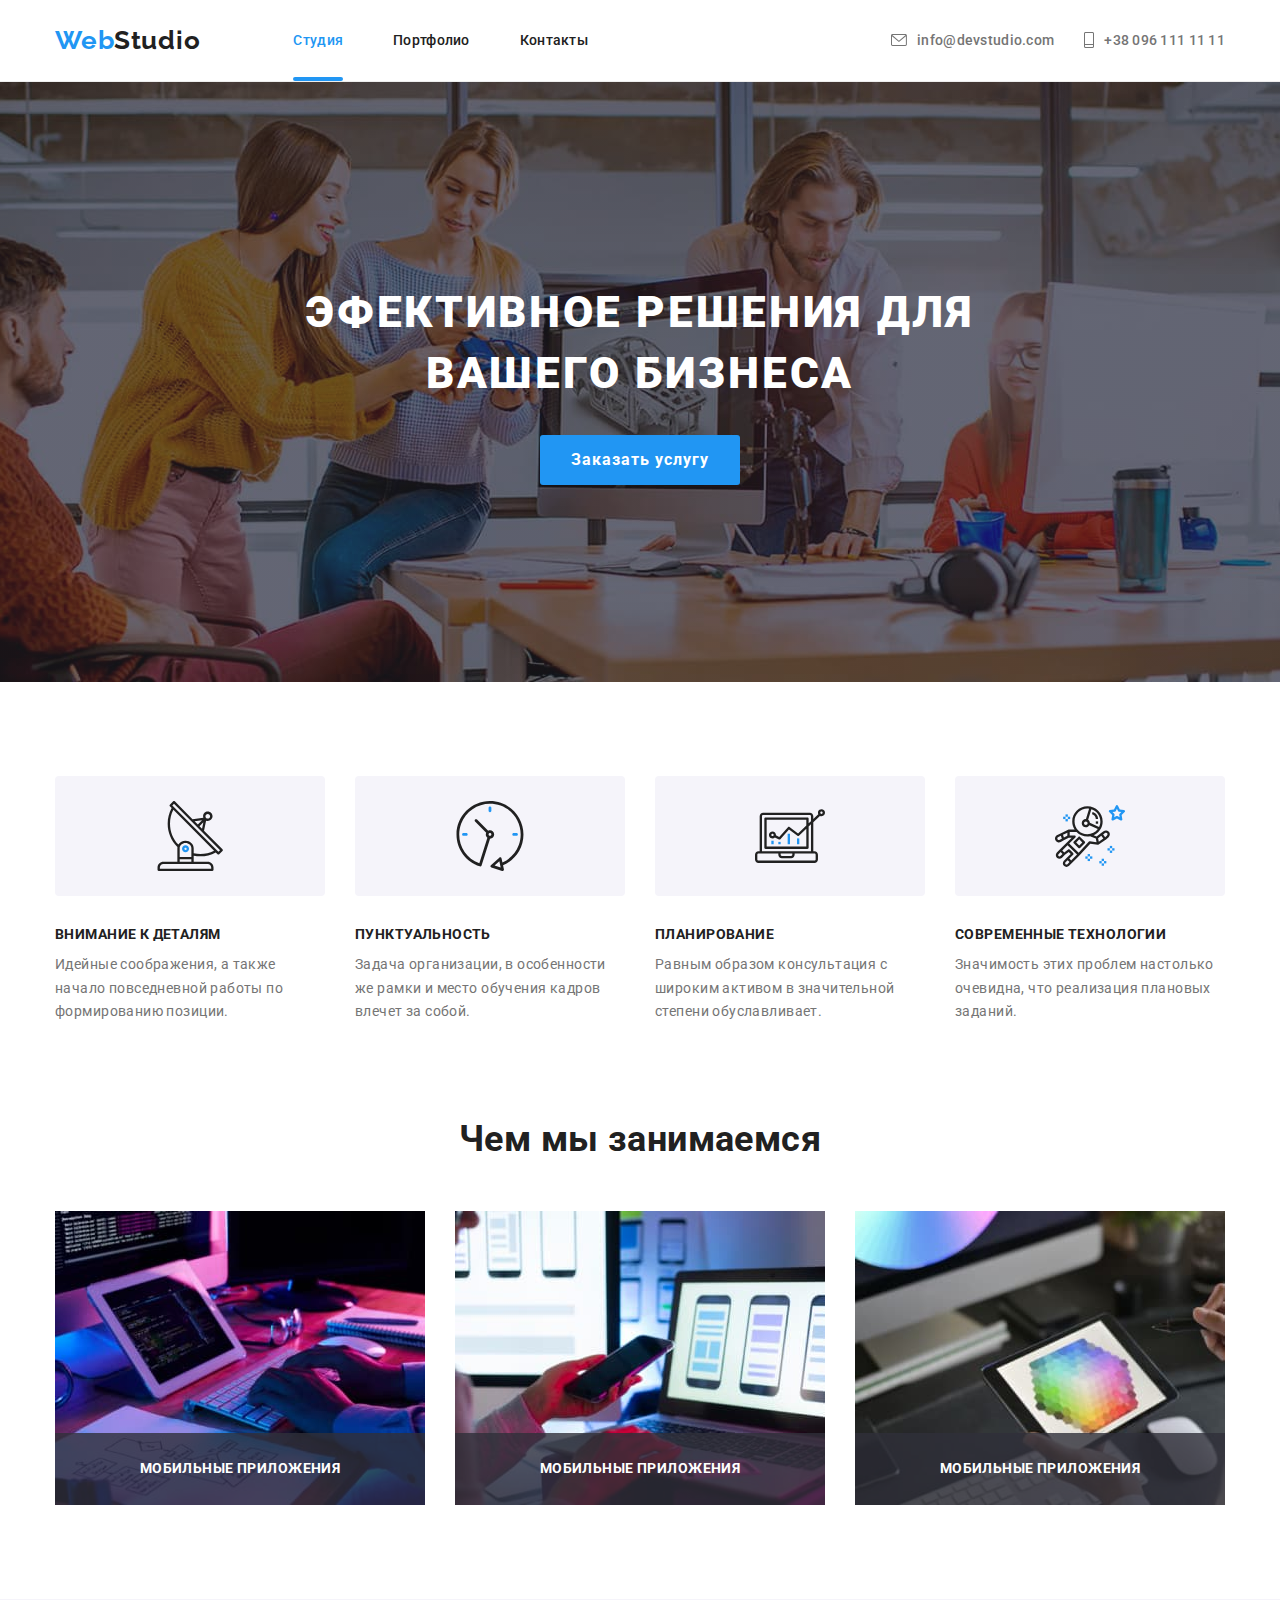
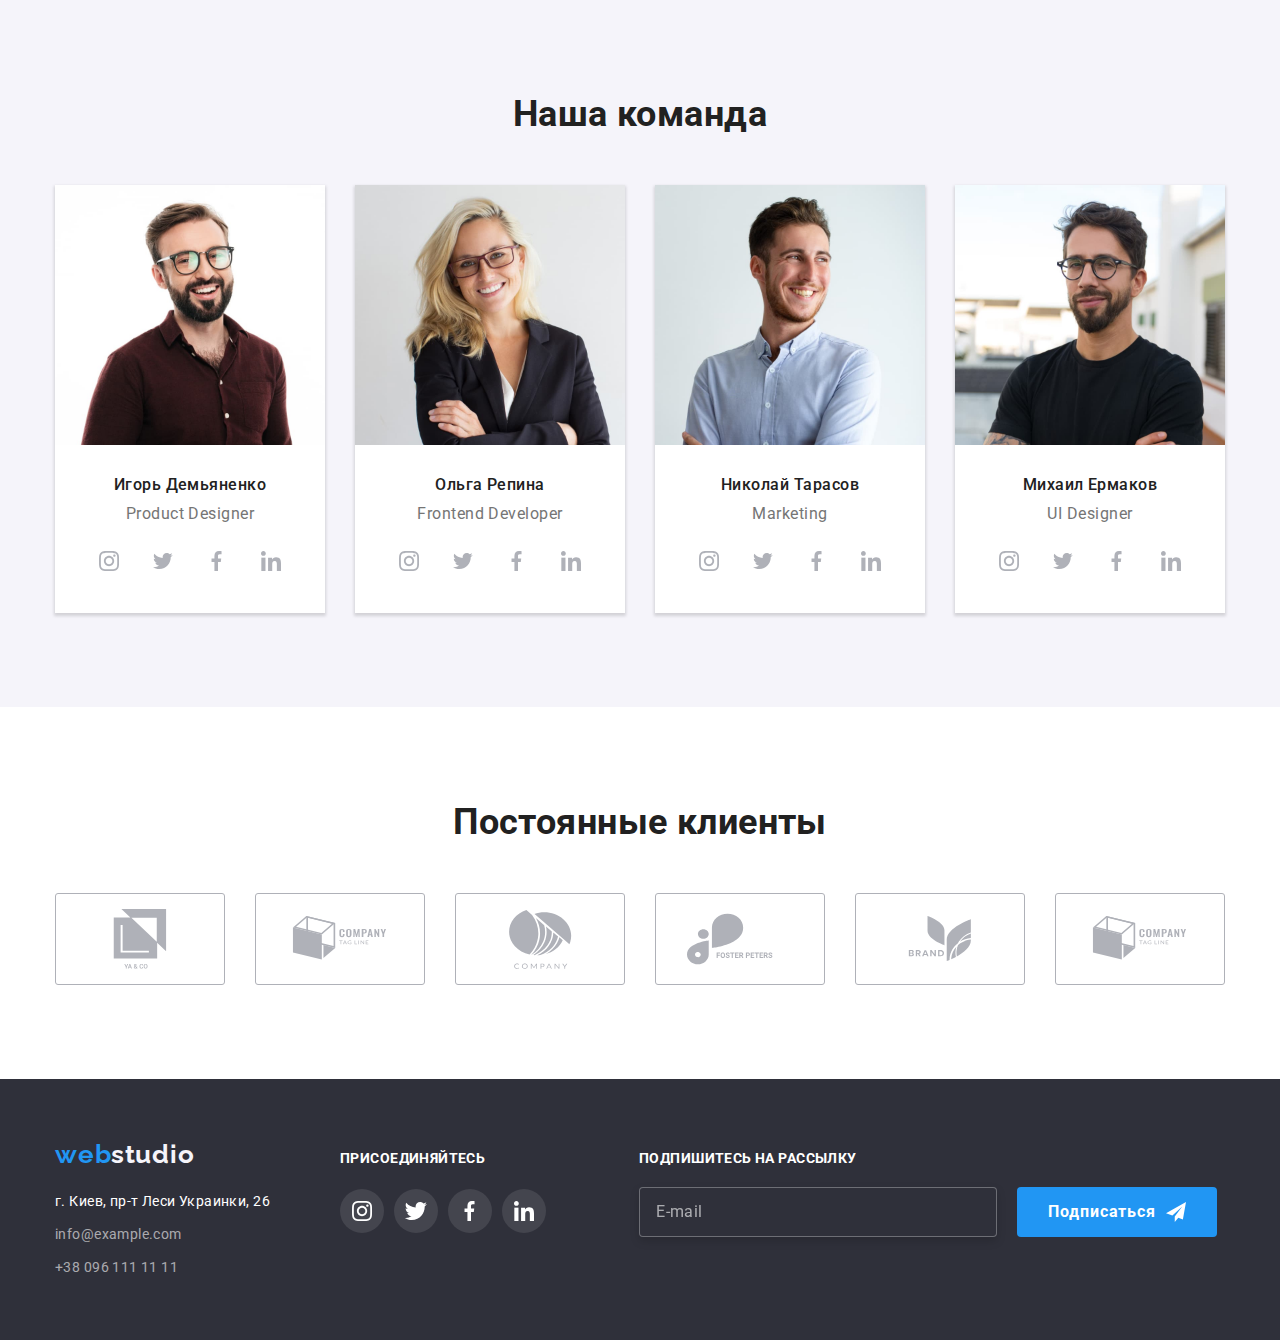
<file: index.html>
<!DOCTYPE html>
<html lang="ru">
<head>
    <meta charset="UTF-8">
    <meta http-equiv="X-UA-Compatible" content="IE=edge">
    <meta name="viewport" content="width=device-width, initial-scale=1.0">
    <title>WebStudio</title>
    <link href="https://fonts.googleapis.com/css2?family=Raleway:wght@700&family=Roboto:wght@400;500;700;900&display=swap"
        rel="stylesheet">
    <link rel="stylesheet" href="https://cdnjs.cloudflare.com/ajax/libs/modern-normalize/1.1.0/modern-normalize.min.css">
    <link rel="stylesheet" href="./css/style.css">
</head>
<body>

    <!-- Шапка сайита-->
<header class="header">
    <div class="container headers">
    
    <nav class="main-nav">

        <a class="logo-link" href="./index.html">
            <span class="logo-accent">Web</span>
            <span class="logo-black">Studio</span>
        </a>
    <ul class="site-nav">
        <li class="item"><a id="studio" class="link strip" href="">Студия</a></li>
        <li class="item"><a class="link" href="./portfolio.html">Портфолио</a></li>
        <li class="item"><a class="link" href="">Контакты</a></li>
    </ul>
    </nav>

    <ul class="contact ">
        <li class="contact-list">
    <a class="contact-link" href="mailto:info@devstudio.com">    
        <svg class="icon-massage"   width="16px" height="12px">
            <use class="icon-contact "  href="./images/icons.svg/contact.svg#massage" height:20px > </use>
        </svg>
        info@devstudio.com
    </a>
    </li>

        <li class="contact-list">
        <a class="contact-link" href="tel:+380961111111">
        <svg class="icon-massage" width="10" height="16px">
            <use class="icon-contact" href="./images/icons.svg/contact.svg#telefon"></use>
        </svg>
        +38 096 111 11 11
        </a>
        </li>
    </ul>

    </div>
</header>

    <main>
<!-- Герой-->
 <section class="hero">
     <div class="container">
        <h1 class="hero-title">
          ЭФЕКТИВНОЕ РЕШЕНИЯ ДЛЯ ВАШЕГО БИЗНЕСА
        </h1>
        <button class="button" type="button" data-modal-open >
            Заказать услугу
        </button>
</div>
 </section>
    <!-- Преимущество компании-->
 <section class="section feature">
<div class="container">
    <h2 class="section-title visually-hidden">Преимущества</h2>
<ul class="feature-list list">
    <li class="flex-feature">
        <div class="container-feature">
            <svg width="70px" height="70px" >
                <use href="./images/icons.svg/advantage.svg#antena"></use>
            </svg>
        </div>
        <h3 class="title">Внимание к деталям</h3>
        <p class="feature-text">Идейные соображения, а также начало повседневной работы по формированию позиции.</p>

    </li>


    <li class="flex-feature">
        <div class="container-feature">
            <svg width="70px" height="70px">
                <use href="./images/icons.svg/advantage.svg#clock"></use>
            </svg>
        </div>
        <h3 class="title">Пунктуальность</h3>
        <p class="feature-text">Задача организации, в особенности же рамки и место обучения кадров влечет за собой.</p>
    </li>


    <li class="flex-feature">
        <div class="container-feature">
            <svg width="70px" height="70px">
                <use href="./images/icons.svg/advantage.svg#televizor"></use>
            </svg>
        </div>
        <h3 class="title">Планирование</h3>
        <p class="feature-text">Равным образом консультация с широким активом в значительной степени обуславливает.</p>
    </li class="feature">

    <li class="flex-feature">
        <div class="container-feature">
            <svg width="70px" height="70px">
                <use href="./images/icons.svg/advantage.svg#astronaut"></use>
            </svg>
        </div>
        <h3 class="title">Современные технологии</h3>
        <p class="feature-text">Значимость этих проблем настолько очевидна, что реализация плановых заданий.</p>
    </li>
</ul>
</div>
 </section>

<!-- Чем занимается компания -->
<article class="product">
 <section class="section work">

    <div class="container">
<h2 class="section-title">Чем мы занимаемся</h2>

<ul class="work-list list">

    <div class="position-container">
    <li class="flex-item">

    <img src="./images/компьютер.jpg" alt="" width="370" >
    <p class="position-list">Мобильные приложения</p>
    </li>

    </div>




        <div class="position-container">
        <li class="flex-item">
            <img src="./images/телефон.jpg" alt="" width="370">
            <p class="position-list">Мобильные приложения</p>
        </li>
        </div>

        <div class="position-container">
            <li class="flex-item">
                <img src="./images/планшет.jpg" alt="" width="370">

                <p class="position-list">Мобильные приложения</p>
            </li>
                    <!-- <li class="position-list">
                        <p>Мобильные приложения</p>
                    </li> -->
        </div>
</ul>

    </div>
</article>
 </section>
<!--Команда компании-->
 <section class="section team">
    <div class="container">
     <h2 class="section-title">Наша команда</h2>

<ul class="team-list list">
    <li class="flex-team">
        <img src="./images/человек1.jpg" alt="парень" width="270">
        <div class="staff">
        <h3 class="team-title">Игорь Демьяненко</h3>
        <p class="text">Product Designer</p>
                <ul class="socials-list">
                    <li class="socials-li">
                        <a class="socials-links" href="./index.html">
                            <svg class="socials-icon" width="20px" height="20px">
                                <use href="./images/icons.svg/networks.svg#instagram"></use>
                            </svg>
                        </a>
                    </li>
                
                    <li class="socials-li">
                        <a class="socials-links" href="./index.html">
                            <svg class="socials-icon" width="20px" height="20px">
                                <use href="./images/icons.svg/networks.svg#twitter"></use>
                            </svg>
                        </a>
                    </li>
                
                    <li class="socials-li">
                        <a class="socials-links" href="./index.html">
                            <svg class="socials-icon" width="20px" height="20px">
                                <use href="./images/icons.svg/networks.svg#facebook"></use>
                            </svg>
                        </a>
                    </li>
                
                    <li class="socials-li">
                        <a class="socials-links" href="./index.html">
                            <svg class="socials-icon" width="20px" height="20px">
                                <use href="./images/icons.svg/networks.svg#linkedin"></use>
                            </svg>
                        </a>
                    </li>
                </ul>
        </div>
    </li>


    <li class="flex-team">
        <img src="./images/девушка.jpg" alt="девушка" width="270">
        <div class="staff">
        <h3 class="team-title">Ольга Репина</h3>
        <p class="text">Frontend Developer</p>
                <ul class="socials-list">
                    <li class="socials-li">
                        <a class="socials-links" href="./index.html">
                            <svg class="socials-icon" width="20px" height="20px">
                                <use href="./images/icons.svg/networks.svg#instagram"></use>
                            </svg>
                        </a>
                    </li>
                
                    <li class="socials-li">
                        <a class="socials-links" href="./index.html">
                            <svg class="socials-icon" width="20px" height="20px">
                                <use href="./images/icons.svg/networks.svg#twitter"></use>
                            </svg>
                        </a>
                    </li>
                
                    <li class="socials-li">
                        <a class="socials-links" href="./index.html">
                            <svg class="socials-icon" width="20px" height="20px">
                                <use href="./images/icons.svg/networks.svg#facebook"></use>
                            </svg>
                        </a>
                    </li>
                
                    <li class="socials-li">
                        <a class="socials-links" href="./index.html">
                            <svg class="socials-icon" width="20px" height="20px">
                                <use href="./images/icons.svg/networks.svg#linkedin"></use>
                            </svg>
                        </a>
                    </li>
                </ul>
        </div>
    </li>



    <li class="flex-team">
        <img src="./images/парень.jpg" alt="парень" width="270">
        <div class="staff">
        <h3 class="team-title">Николай Тарасов</h3>
        <p class="text">Marketing</p>
                <ul class="socials-list">
                    <li class="socials-li">
                        <a class="socials-links" href="./index.html">
                            <svg class="socials-icon" width="20px" height="20px">
                                <use href="./images/icons.svg/networks.svg#instagram"></use>
                            </svg>
                        </a>
                    </li>
                
                    <li class="socials-li">
                        <a class="socials-links" href="./index.html">
                            <svg class="socials-icon" width="20px" height="20px">
                                <use href="./images/icons.svg/networks.svg#twitter"></use>
                            </svg>
                        </a>
                    </li>
                
                    <li class="socials-li">
                        <a class="socials-links" href="./index.html">
                            <svg class="socials-icon" width="20px" height="20px">
                                <use href="./images/icons.svg/networks.svg#facebook"></use>
                            </svg>
                        </a>
                    </li>
                
                    <li class="socials-li">
                        <a class="socials-links" href="./index.html">
                            <svg class="socials-icon" width="20px" height="20px">
                                <use href="./images/icons.svg/networks.svg#linkedin"></use>
                            </svg>
                        </a>
                    </li>
                </ul>
        </div>
    </li>


    <li class="flex-team">
        <img src="./images/пареньвочках.jpg" alt="парень в очках" width="270">
        <div class="staff">
        <h3 class="team-title">Михаил Ермаков</h3>
        <p class="text">UI Designer</p>
        
        <ul class="socials-list">
            <li class="socials-li">
            <a class="socials-links" href="./index.html">
                <svg class="socials-icon" width="20px" height="20px">
                    <use href="./images/icons.svg/networks.svg#instagram"></use>
                </svg>
            </a>
            </li>

            <li class="socials-li">
                <a class="socials-links" href="./index.html">
                <svg class="socials-icon" width="20px" height="20px">
                    <use href="./images/icons.svg/networks.svg#twitter"></use>
                </svg>
                </a>
            </li>

            <li class="socials-li">
                <a class="socials-links" href="./index.html">
                <svg class="socials-icon" width="20px" height="20px">
                    <use href="./images/icons.svg/networks.svg#facebook"></use>
                </svg>
                </a>
            </li>

            <li class="socials-li">
                <a class="socials-links" href="./index.html">
                <svg class="socials-icon" width="20px" height="20px">
                    <use href="./images/icons.svg/networks.svg#linkedin"></use>
                </svg>
                </a>
            </li>
            </ul>
            </div>
    </li>
</ul>
</div>
 </section>



 <section class="client">
    <div class="container">

    <h2 class="section-title">Постоянные клиенты</h2>

    <ul class="clients">
        <li class="item">
            <a class="links" href="./index.html">
                <svg class="button-icon" width="106px" height="60px">
                    <use class="logo-company" href="./images/icons.svg/brands.svg#icon-ya-go"></use>
                </svg>
            </a>
        </li>
        <li class="item" >
            <a class="links" href="./index.html">
                <svg class="button-icon" width="106px" height="60px">
                    <use class="logo-company" href="./images/icons.svg/brands.svg#icon-company-tag-l"></use>
                </svg>
            </a>
            
        </li>
        <li class="item" >
            <a class="links"  href="./index.html">
          <svg class="button-icon" width="106px" height="60px" >
                 <use class="logo-company" href="./images/icons.svg/brands.svg#icon-company"></use>
          </svg>
            </a>
        </li>

        <li  class="item" >
        <a class="links" href="./index.html">
        <svg class="button-icon" width="106px" height="60px" >
            <use class="logo-company" href="./images/icons.svg/brands.svg#icon-foster-peters"></use>
        </svg>
        </a>
        </li>
        <li class="item" >
            <a class="links" href="./index.html">
            <svg class="button-icon" width="106px" height="60px" >
                <use class="logo-company" href="./images/icons.svg/brands.svg#icon-brand"></use>
            </svg>
            </a>
        </li>
        <li class="item">
            <a class="links" href="./index.html">
            <svg class="button-icon" width="106px" height="60px" >
                <use class="logo-company" href="./images/icons.svg/brands.svg#icon-company-tag-l"></use>
            </svg>
            </a>
        </li>
    </ul>
</div>
 </section>

    </main>

 <!-- Футер -->
    <footer class="footer">
    <div class="container container-footer">

        <div>
        <a href="./index.html">
            <span class="logo-accent">web</span>
            <span class="logo-white">studio</span>
        </a>
    <address class="address">
        <ul class="footer-list">
          <li class="item"><a class="adress" target="_blank" rel="noopener noreferrer">г. Киев, пр-т
              Леси Украинки, 26</a> </li>
          <li class="item"><a class="info" href="mailto:info@devstudio.com">info@example.com</a> </li>
          <li class="item"><a class="info" href="tel:+380961111111">+38 096 111 11 11</a> </li>
        </ul>
        </div>

        <div class="footer-socials">
            <h2 class="title-footer">Присоединяйтесь</h2>
        <ul class="socials-list">
            
        <li class="socials-li">
            <a class="link-footer" href="">
        <svg class="icon-footer" wight="20px" height="20px">
            <use href="./images/icons.svg/networks.svg#instagram"> </use>
        </svg>
            </a>
        </li>


        <li class="socials-li">
            <a class="link-footer" href="">
        <svg class="icon-footer" wight="20px" height="20px" >
            <use href="./images/icons.svg/networks.svg#twitter">  </use>
        </svg>
            </a>
        </li>
        
        <li class="socials-li">
            <a class="link-footer" href="">
            <svg class="icon-footer" wight="20px" height="20px" >
                <use href="./images/icons.svg/networks.svg#facebook"> </use>
            </svg>
            </a>
        </li>

        <li class="socials-li">
            <a class="link-footer" href="">
            <svg class="icon-footer" wight="20px" height="20px" >
                <use href="./images/icons.svg/networks.svg#linkedin"></use>
            </svg>
            </a>

        </li>
        </ul>
    </div>


    <div>
        <h2 class="footer-title">Подпишитесь на рассылку</h2>
    <form class="form-footer">

        

        
        <label class="footer-label">
            <input type="text" class="footer-input" name="email" placeholder="E-mail">
        </label>

            
            <button class="button-footer" type="submit">
            <span class="footer-span">Подписаться</span>
            <svg class="footer-icon" width="20px" height="20px">
                <use href="./images/icons.svg/modal-icon.svg#footer-email"></use>
            </svg>

            </button>
            
    </form>
    </div>
</div>
     </footer>
     

     

     
    <div class="backdrop is-hidden" data-modal>

        <div class="modal">
            
            <button class="button-close" data-modal-close>
                <svg class="icon-close" width="11px" height="11px">
                    <use href="./images/icons.svg/symbol-defs.svg#closer-icon"></use>
                </svg>
                
            </button>

            <form class="form-modal" autocomplete="off">
            
            <p class="title-modal" >Оставьте свои данные, мы вам перезвоним</p>

            
            <label class="form-field">
                <input type="text" class="form-input" name="name" placeholder=" " required>
                <span class="form-label">Имя</span>
            <svg class="icon-modal" width="12px" height="12px">
                <use href="./images/icons.svg/modal-icon.svg#modal-profil"></use>
            </svg>
            </label>
            
            
          
            <label class="form-field">
            <input type="tel" class="form-input" name="tel"  placeholder=" " required />
            <span class="form-label">Телефон</span>
            <svg class="icon-modal" width="13px" height="13px">
                <use href="./images/icons.svg/modal-icon.svg#modal-tel"></use>
            </svg>
            </label>
            
                    
            <label class="form-field">
            <input type="email" class="form-input" name="email" placeholder=" " required >
            <span class="form-label">Почта</span>
            <svg class="icon-modal" width="15px" height="12px">
                <use href="./images/icons.svg/modal-icon.svg#modal-massager"></use>
            </svg>
            </label>

            <!-- <div class="form-field">
            
            <input type="text" class="form-input" name="name" id="name" placeholder=" " autofocus>
             <label for="name" class="form-label">Имя</label>
            <svg class="icon-modal" width="12px" height="12px">
                <use href="./images/icons.svg/modal-icon.svg#modal-profil"></use>
            </svg>
            </div>
            
            <div class="form-field">
            
            <input type="tel" class="form-input" name="tel" id="tel" placeholder=" " autocomplete="off"/>
            <label for="tel" class="form-label">Телефон</label>
            <svg class="icon-modal" width="13px" height="13px">
                <use href="./images/icons.svg/modal-icon.svg#modal-tel"></use>
            </svg>
            </div>

            <div class="form-field">
            
            <input type="email" class="form-input" name="email" id="email" placeholder=" " autocomplete="off">
            <label for="email" class="form-label">Почта</label>
            <svg class="icon-modal" width="15px" height="12px">
                <use href="./images/icons.svg/modal-icon.svg#modal-massager"></use>
            </svg>
            </div> -->
            <span class="title-comment">Коментарий</span>
            <!-- <label class="title-comment" for="opic">Коментарий</label> -->
            <div class="form-comment">
            
            <textarea name="opic" id="opic"  rows="10" placeholder="Введите текст" required ></textarea>
            </div>

            <label class="field-checkbox">
                <input class="chekbox" type="checkbox" name="ok" id="ok" required>
                <span class="icon-chekbox"></span>
                <span class="span-modal">Соглашаюсь с рассылкой и принимаю</span>
                <a class="links-checkbox" href="">Условия договора</a>
                <!-- Соглашаюсь с рассылкой и принимаю    -->
            </label>
            
        
            <button class="button-modal" type="submit">Отправить</button>
            
    <div>
        </form>

        </div>


    </div   >
    <script src="./js/modal.js"></script>

</body>
</html>
</file>
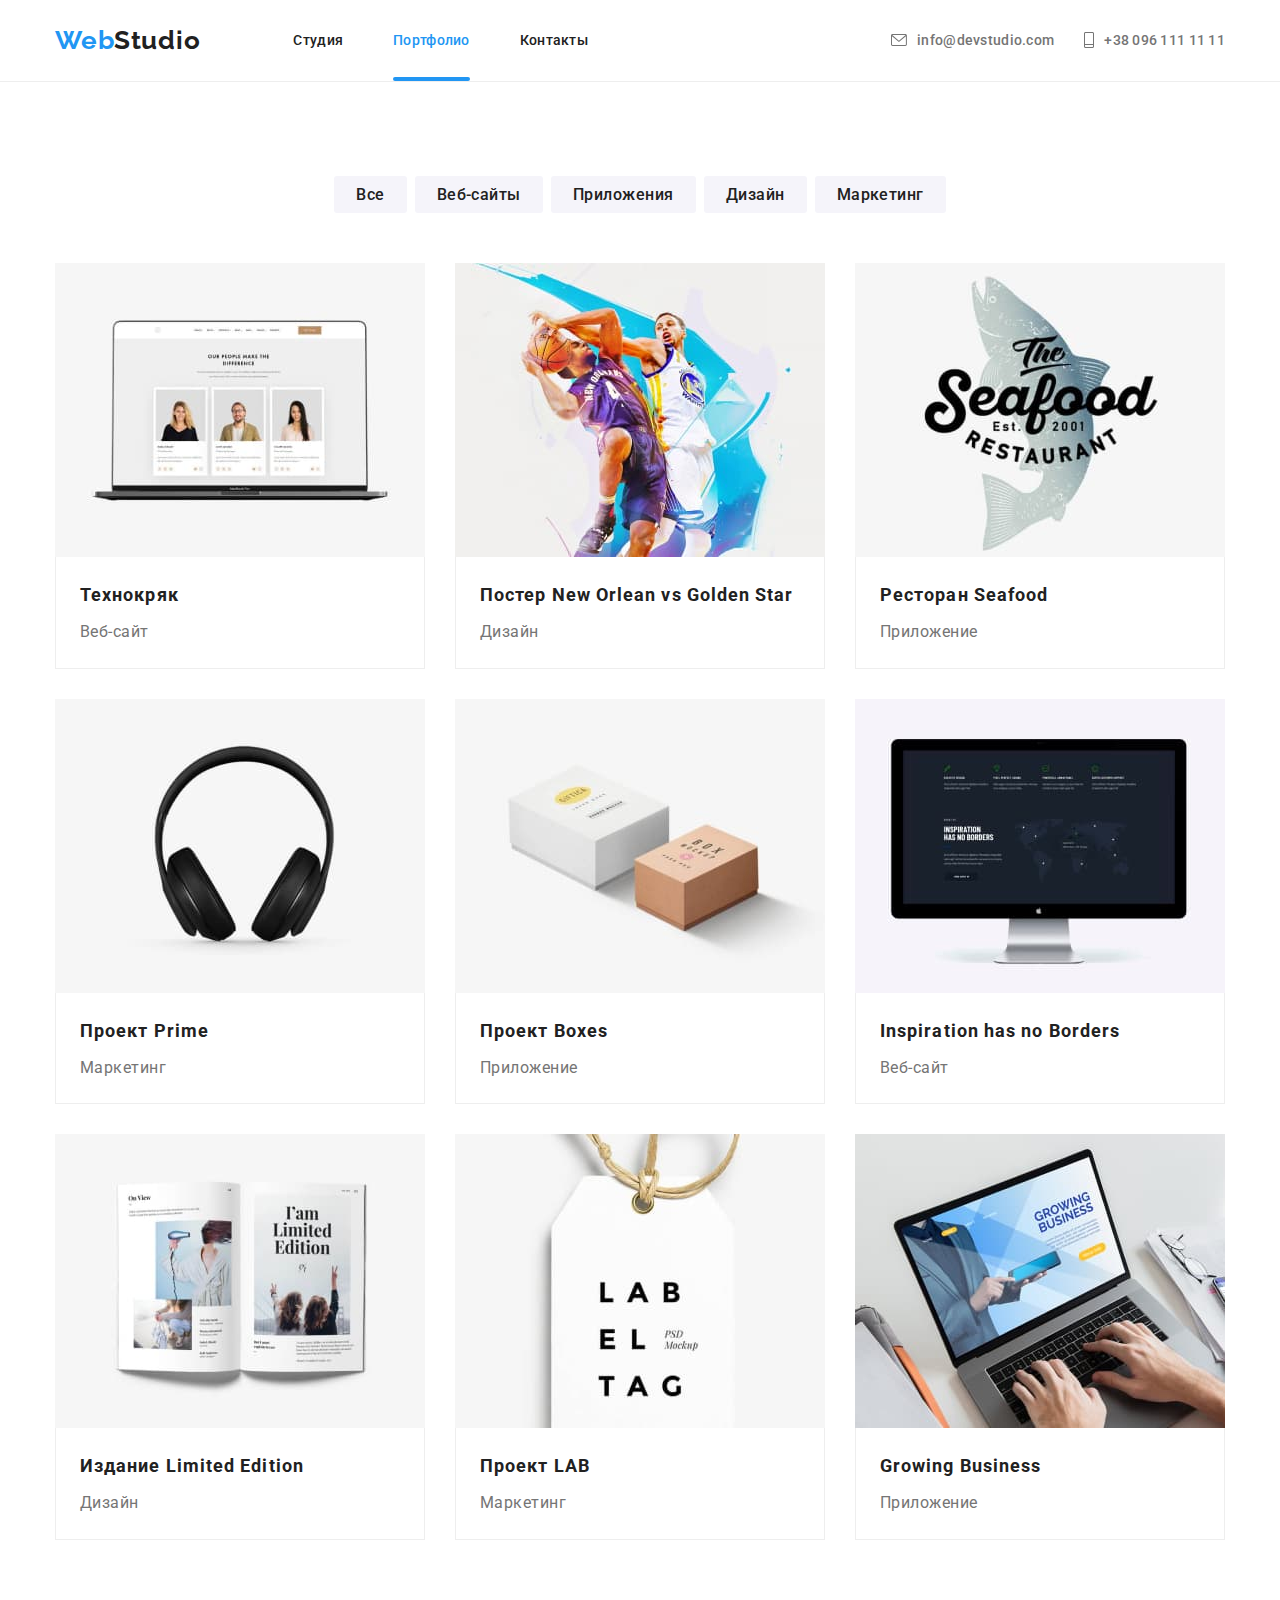
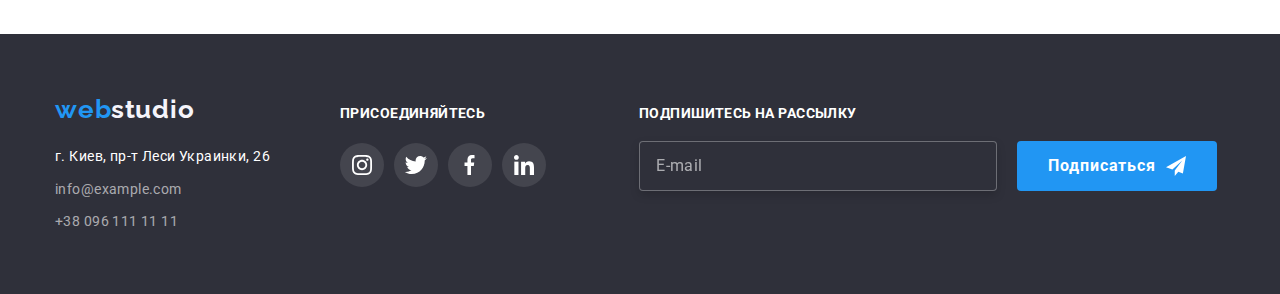
<file: portfolio.html>
<!DOCTYPE html>
<html lang="ru">
<head>
    <meta charset="UTF-8">
    <meta http-equiv="X-UA-Compatible" content="IE=edge">
    <meta name="viewport" content="width=device-width, initial-scale=1.0">
    <title>portfolio</title>
    <link href="https://fonts.googleapis.com/css2?family=Raleway:wght@700&family=Roboto:wght@400;500;700;900&display=swap"
        rel="stylesheet">
    <link rel="stylesheet" href="https://cdnjs.cloudflare.com/ajax/libs/modern-normalize/1.1.0/modern-normalize.min.css">
    <link rel="stylesheet" href="./css/style.css">
</head>
<body>

    <!-- Шапка сайта-->
<header class="header">
    <div class="container headers">
    <nav class="main-nav">

        <a href="./index.html"> 
            <span class="logo-accent" >Web</span>
            <span class="logo-black" >Studio</span>
        </a>

        <ul class="site-nav">
            <li class="item"><a class="link" href="./index.html">Студия</a></li>
            <li class="item"><a id="portfolio" class="link strip" href="./portfolio.html">Портфолио</a></li>
            <li class="item"><a class="link" href="">Контакты</a></li>
        </ul>
    </nav>
    <ul class="contact ">
        <li class="contact-list">
            <a class="contact-link" href="mailto:info@devstudio.com">
                <svg class="icon-massage" width="16px" height="12px">
                    <use class="icon-contact " href="./images/icons.svg/contact.svg#massage" height:20px> </use>
                </svg>
                info@devstudio.com
            </a>
        </li>
    
        <li class="contact-list">
            <a class="contact-link" href="tel:+380961111111">
                <svg class="icon-massage" width="10" height="16px">
                    <use class="icon-contact" href="./images/icons.svg/contact.svg#telefon"></use>
                </svg>
                +38 096 111 11 11
            </a>
        </li>
    </ul>
</div>
</header>
    <main>
        <!-- Фильтр-->
    <section class="section">
        <div class="container">
        <h1 class="section-title visually-hidden">Фильтр</h1>
    <ul class="flex-button">
        <li class="item"><button class="buttons" type="button">Все</button></li>
        <li class="item"><button class="buttons" type="button">Веб-сайты</button></li>
        <li class="item"><button class="buttons" type="button">Приложения</button></li>
        <li class="item"><button class="buttons" type="button">Дизайн</button></li>
        <li class="item"><button class="buttons" type="button">Маркетинг</button></li>
    </ul>

            <ul class="features">
                <li class="flex-element">
                    <a class="flex-link" href="./index.html">
                        <div class="features-description">
                        <img src="./images/images-portfiloi/1.jpg" alt="Ноутбук с загруженным веб-сайтом" width="370" height="294">
                        <p class="paragraph">Ресурс предлагает комплексные предложения с разным уровнем функционала и сервисов. Все это позволит
                            посетителю получить
                            исчерпывающие сведения о компании или частном лице.</p>
                        </div>

                        <div class="text-box">
                            <h2 class="features-title">Технокряк</h2>
                            <p class="features-text">Веб-сайт</p>
                        </div>
                    </a>
                </li>
            
                <li class="flex-element">
                    <a class="flex-link" href="./index.html">
<div class="features-description">
<img src="./images/images-portfiloi/2.jpg" alt="2 баскетбольных игрока" width="370" height="294">
<p class="paragraph">Ресурс предлагает комплексные предложения с разным уровнем функционала и сервисов. Все это позволит
    посетителю получить
    исчерпывающие сведения о компании или частном лице.</p>
</div>

                        <div class="text-box">
                            <h2 class="features-title">Постер New Orlean vs Golden Star</h2>
                            <p class="features-text">Дизайн</p>
                        </div>
                    </a>
                </li>
            
                <li class="flex-element">
                    <a class="flex-link" href="./index.html">
                        <div class="features-description">
                        <img src="./images/images-portfiloi/3.jpg" alt="Рыба с названием" width="370" height="294">
                            <p class="paragraph">Ресурс предлагает комплексные предложения с разным уровнем функционала и сервисов. Все это
                                позволит
                                посетителю получить
                                исчерпывающие сведения о компании или частном лице.</p>
                        </div>
                        
                        
                        <div class="text-box">
                            <h2 class="features-title">Ресторан Seafood</h2>
                            <p class="features-text">Приложение</p>
                        </div>
                    </a>
                </li>
            
                <li class="flex-element">
                    <a class="flex-link" href="./index.html">
                        <div class="features-description">
                            <img src="./images/images-portfiloi/4.jpg" alt="Наушники" width="370" height="294">
                            <p class="paragraph">Ресурс предлагает комплексные предложения с разным уровнем функционала и сервисов. Все это
                                позволит
                                посетителю получить
                                исчерпывающие сведения о компании или частном лице.</p>
                        </div>
                        
                        <div class="text-box">
                            <h2 class="features-title">Проект Prime</h2>
                            <p class="features-text">Маркетинг</p>
                        </div>
                    </a>
                </li>
            
                <li class="flex-element">
                    <a class="flex-link" href="./index.html">
                        <div class="features-description">
                            <img src="./images/images-portfiloi/5.jpg" alt="Белая и коричневая коробки" width="370" height="294">
                            <p class="paragraph">Ресурс предлагает комплексные предложения с разным уровнем функционала и сервисов. Все это
                                позволит
                                посетителю получить
                                исчерпывающие сведения о компании или частном лице.</p>
                        </div>
                        
                        <div class="text-box">
                            <h2 class="features-title">Проект Boxes</h2>
                            <p class="features-text">Приложение</p>
                        </div>
                    </a>
                </li>
            
                <li class="flex-element">
                    <a class="flex-link" href="./index.html">
                        <div class="features-description">
                            <img src="./images/images-portfiloi/6.jpg" alt="Компютер Mac с загруженой веб-страницей" width="370" height="294">
                            <p class="paragraph" >Ресурс предлагает комплексные предложения с разным уровнем функционала и сервисов. Все это
                                позволит
                                посетителю получить
                                исчерпывающие сведения о компании или частном лице.</p>
                        </div>
                        
                            
                        <div class="text-box">
                            <h2 class="features-title">Inspiration has no Borders</h2>
                            <p class="features-text">Веб-сайт</p>
                        </div>
                    </a>
                </li>
            
                <li class="flex-element">
                    <a class="flex-link" href="./index.html">
                        <div class="features-description">
                            <img src="./images/images-portfiloi/7.jpg" alt="Журнал" width="370" height="294">
                            <p class="paragraph">Ресурс предлагает комплексные предложения с разным уровнем функционала и сервисов. Все это
                                позволит
                                посетителю получить
                                исчерпывающие сведения о компании или частном лице.</p>
                        </div>
                        
                        <div class="text-box">
                            <h2 class="features-title">Издание Limited Edition</h2>
                            <p class="features-text">Дизайн</p>
                        </div>
                    </a>
                </li>
            
                <li class="flex-element">
                    <a class="flex-link"  href="./index.html">
                        <div class="features-description">
                        <img src="./images/images-portfiloi/8.jpg" alt="Визитка" width="370" height="294">
                            <p class="paragraph">Ресурс предлагает комплексные предложения с разным уровнем функционала и сервисов. Все это
                                позволит
                                посетителю получить
                                исчерпывающие сведения о компании или частном лице.</p>
                        </div>

                        <div class="text-box">
                            <h2 class="features-title">Проект LAB</h2>
                            <p class="features-text">Маркетинг</p>
                        </div>
                    </a>
            
                </li>
                <li class="flex-element">
                    <a class="flex-link" href="./index.html">
                        <div class="features-description">
                            <img src="./images/images-portfiloi/9.jpg" alt="Человек за ноутбуком" width="370" height="294">
                            <p class="paragraph">Ресурс предлагает комплексные предложения с разным уровнем функционала и сервисов. Все это
                                позволит
                                посетителю получить
                                исчерпывающие сведения о компании или частном лице.</p>
                        </div>
                        <div class="text-box">
                            <h2 class="features-title">Growing Business</h2>
                            <p class="features-text">Приложение</p>
                        </div>
                    </a>
                </li>
            </ul>
        </div>
    </section>
        <!--Список-->

   </main>

   <!-- Футер-->
   <footer class="footer">
    <div class="container container-footer">

        <div>
        <a href="./index.html">
            <span class="logo-accent">web</span>
            <span class="logo-white">studio</span>
        </a>
    <address class="address">
        <ul class="footer-list">
          <li class="item"><a class="adress" target="_blank" rel="noopener noreferrer">г. Киев, пр-т
              Леси Украинки, 26</a> </li>
          <li class="item"><a class="info" href="mailto:info@devstudio.com">info@example.com</a> </li>
          <li class="item"><a class="info" href="tel:+380961111111">+38 096 111 11 11</a> </li>
        </ul>
        </div>

        <div class="footer-socials">
            <h2 class="title-footer">Присоединяйтесь</h2>
        <ul class="socials-list">
            
        <li class="socials-li">
            <a class="link-footer" href="">
        <svg class="icon-footer" wight="20px" height="20px">
            <use href="./images/icons.svg/networks.svg#instagram"> </use>
        </svg>
            </a>
        </li>


        <li class="socials-li">
            <a class="link-footer" href="">
        <svg class="icon-footer" wight="20px" height="20px" >
            <use href="./images/icons.svg/networks.svg#twitter">  </use>
        </svg>
            </a>
        </li>
        
        <li class="socials-li">
            <a class="link-footer" href="">
            <svg class="icon-footer" wight="20px" height="20px" >
                <use href="./images/icons.svg/networks.svg#facebook"> </use>
            </svg>
            </a>
        </li>

        <li class="socials-li">
            <a class="link-footer" href="">
            <svg class="icon-footer" wight="20px" height="20px" >
                <use href="./images/icons.svg/networks.svg#linkedin"></use>
            </svg>
            </a>

        </li>
        </ul>
    </div>

    <div>
        <h2 class="footer-title">Подпишитесь на рассылку</h2>
        <form class="form-footer">
    
    
    
    
            <label class="footer-label">
                <input type="text" class="footer-input" name="email" placeholder="E-mail">
            </label>
    
    
            <button class="button-footer" type="submit">
                <span class="footer-span">Подписаться</span>
                <svg class="footer-icon" width="20px" height="20px">
                    <use href="./images/icons.svg/modal-icon.svg#footer-email"></use>
                </svg>
    
            </button>
    
        </form>
    </div>
</div>
     </footer>
</body>
</html>
</file>
<file: css/style.css>
/* Основной цвет текста  color: #212121;      --title-text-color:#212121; */
/* вторичный текст контакты,абзац  color: #757575; --primari-text-color: #757575; */
/* цвет фона background: #FFFFFF;        --primari-white-color:#FFFFFF;*/
/* контакты в футере    --contact-footer: rgba(255, 255, 255, 0.6); */
/* цвет кнопок background: --accent-color: #2196F3;*/
/* цвет героя и футера     --hero-bgrcolor: #2F303A; */
/* фон кнопки в фильтре --button-filter: #F5F4FA; */
/* Кнопка героя ховер  --hover-button: #188ce8; */
/* border-box --border-box: #EEEEEE; */


:root {
--title-text-color: #212121;
--primari-text-color: #757575;
--primari-white-color:#FFFFFF;
--contact-footer: rgba(255, 255, 255, 0.6);
--accent-color: #2196F3;
--hero-bgrcolor: #2F303A;
--button-filter: #F5F4FA;
--hover-button: #188ce8;
--border-box: #EEEEEE;
--var--bg-icon: #afb1b8;
--timing-function: cubic-bezier(0.4, 0, 0.2, 1);
}


body {
background-color: var(--primari-white-color);
color: var(--primari-text-color);
font-family: Roboto, sans-serif;

font-size: 14px;
line-height: 1.17;
letter-spacing: 0.03em;
}


ul {
    list-style: none;
}


/* утилиты */

.container {
    width: 1200px;
    /* outline: 2px solid; */
    padding-left: 15px;
    padding-right: 15px;
    margin-left: auto;
    margin-right: auto;
}

.list {
    margin: 0;
    padding: 0;
    list-style: none;
}

/* Main-nav */
.main-nav {
    display: flex;
    align-items: center;
    justify-content: space-evenly;
}



/* header */

.header {
    border-bottom: 1px solid var(--border-box);
}

.container.headers {
        display: flex;

        position: relative;
        /* position: fixed;
        width: 100%;
        z-index: 2;
        top: 0;
        left: auto;
        right: auto;
        min-height: 80px;
        background-color: white; */
        align-items: center;
    
}





.logo-accent,
.logo-black,
.logo-white {
    font-family: Raleway, sans-serif;
    font-weight: 700;
    font-size: 26px;
    line-height: 1.2;
    letter-spacing: 0.03em;
}

.logo-link:focus{
    fill: red;
}

.logo-accent {
    color: var(--accent-color);
    margin-right: -4px;
}
.logo-black {
    color: var(--title-text-color);
}

.logo-white {
    color: var(--button-filter);
}

/* site nav  */

.site-nav {
margin-bottom: 0;
margin-top: 0;
padding-left: 0;
display: flex;
margin-left: 93px;

}

/* .site-nav .item {
    background-color: tomato;
    
} */

.site-nav .item:not(:last-child) {
    margin-right: 50px;
    

}


.site-nav .link {
    position: relative;
    color: var(--title-text-color);
    display: block;
    padding-top: 32px;
    padding-bottom: 32px;
    font-weight: 500;
    font-size: 14px;
    line-height: 1.2;
    letter-spacing: 0.02em;
    transition: color 250ms var(--timing-function);
    
}




.site-nav .link:hover,
.site-nav .link:focus {
    color: var(--accent-color);
}


.strip::after {
    display: block;
    position: absolute;
    content: '';
    bottom: 0;
    width: 100%;
    height: 4px;
    background-color: var(--accent-color);
    border-radius: 2px;
transform: scaleX(t 1);
    transition: 250ms var(--timing-function);
}

.strip:hover::after {
transform: scaleX(1)
}


#studio {
    color: var(--accent-color);
}

#portfolio {
    color: var(--accent-color);
}


/* Contact */


.contact {
    display: inline-flex;
    align-items: center;
    margin-bottom: 0;
    margin-top: 0;
    padding-left: 0;
    margin-left: auto;
    
}





.contact .item {
    padding: 32px 0px;
    margin: 0;

}

li.item.items {

    display: inline-flex;
    align-items: center;
}

.contact .contact-list + .contact-list {
    margin-left: 30px;
}


a.contact-link:hover,
.contact-link:focus {
    color: #188ce8;
    fill: #188ce8;
    
}


/* .contact-link:hover {
    color: var(--accent-color);
} */

.contact-link{
    display: flex;
    align-items: center;
    color: #757575;
    fill: #757575;
    padding-top: 32px;
    padding-bottom: 32px;
    font-weight: 500;
        font-size: 14px;
        line-height: 16px;
        letter-spacing: 0.02em;
        transition: color 250ms var(--timing-function), 
        fill 250ms var(--timing-function) ;
    
}


.icon-massage {
    margin-right: 10px;
    /* fill: currentColor; */
}


/* .items::before {
    display: inline-block;
    content: '';
    margin-right: 10px;
    width: 20px;
    height: 20px;
    background-size: contain;
    background-repeat:no-repeat;
    background-position: center;
}

li.item.items::before {
    fiil: red;
} */


/* .items:nth-child(1)::before {
    background-image: url(../images/icons.svg/massage.svg);
    width: 16px;
    height: 12px;
    
}



.items:nth-child(2)::before {
    background-image: url(../images/icons.svg/telefon.svg);
    width: 10px;
    height: 16px;
} */



/* .flex-feature::before {
    display: block;
    content: '';
    height: 120px;
    margin-bottom: 30px;
    background-size: 65.32px, contain;
    background-repeat: no-repeat;
    background-position: center;
    background-color: #F5F4FA;
} */







a {
    text-decoration: none
}

h1,
h2,
h3,
p {
    margin: 0;
}


/* Герой index */

.hero {
text-align: center;
padding-top: 200px;
padding-bottom: 200px;
margin-left: auto;
margin-right: auto;
background: #C4C4C4;
background-image: linear-gradient(to right,
rgba(47, 48, 58, 0.4),
rgba(47, 48, 58, 0.4)
), url(../images/icons.svg/heroo.jpg);
background-repeat: no-repeat;
background-position: center;
background-size: cover;
max-width: 1600px;
height: 600px;

}



.hero-title {
    color: var(--primari-white-color);
    font-weight: 900;
    font-size: 44px;
    line-height: 1.4;
    letter-spacing: 0.06em;
    text-align: center;
    text-transform: uppercase;
    width: 696px;
    margin-left: auto;
    margin-right: auto;
    margin-bottom: 30px;
}

/* Кнопки */

.flex-button .item + .item {
    margin-left: 8px;
}


.flex-button {
    display:flex;
    margin: 0;
    padding-left: 0;
    justify-content: center;
    margin-bottom: 50px;
    
}




.button {
    width: 200px;
    height: 50px;
    background-color: var(--accent-color);
    color: var(--primari-white-color);
    display: inline-block;
    font-weight: 700;
    font-size: 16px;
    line-height: 1.9;
    align-items: center;
    text-align: center;
    letter-spacing: 0.06em;
    cursor: pointer;
    border: none;
    border-radius: 3px;
    transition: background-color 250ms var(--timing-function);
}

/* Modal window */
.backdrop {

    position: fixed;
    top: 0;
    left: 0;
    width: 100%;
    height: 100%;

    background: rgba(0, 0, 0, 0.2);
    opacity: 1;
    transition: opacity 250ms var(--timing-function);
}

.backdrop.is-hidden {
    
    opacity: 0;
    pointer-events: none;
}

.backdrop.is-hidden .modal {
    transform: translate(-50%, -50%) scale(1.1);
}

.modal {
    
    position: absolute;
    top: 50%;
    left: 50%;
    transform: translate(-50%, -50%) scale(1);
    transition: transform 250ms var(--timing-function),
        scale 250ms var(--timing-function);
    border-radius: 4px;
    width: 528px;
    height: 581px;
    padding: 40px;
    background-color: #fff;
    
}


.button-close {
    display: flex;
    position: absolute;
    top: 0;
    right: 0;
    width: 30px;
    height: 30px;
    margin-top: 8px;
    margin-right: 8px;
    fill: black;
    border: none;
    cursor: pointer;
    border: 1px solid black;
    border-radius: 50px;
    background-color: white;
    transition: fill 250ms var(--timing-function), border-color 250ms var(--timing-function) ;
}

.button-close:hover {
    fill: #2196F3;
    border-color: #2196F3;
}

.button-close svg {
    position: absolute;
    top: 50%;
    left: 30%;

    transform: translateY(-50%);

}

.icon-close {
    display: flex;
    align-items: center;
    justify-content: center;
}



.button:hover,
.buttons:focus{
background-color: var(--hover-button)
}

.form-modal {
    display: block;

height: 100%;
/* outline: 1px solid tomato; */
margin-left: auto;
margin-right: auto;
transform:;

}

.title-modal {
font-weight: 700;
font-size: 20px;
line-height: 1.15;
width: 448px;
height: 23px;
letter-spacing: 0.03em;
color: #212121;
text-align: center;
letter-spacing: 0.03em;
margin-bottom: 30px;
    color: var(--title-text-color); 
}



.form-field{
    position: relative;
    display: flex;
    flex-direction: column;
    /* outline: 1px solid teal; */
    margin-bottom: 20px;
}

.form-field:nth-child(4) {
    margin-bottom: 10px;
}





/* .form-field:nth-child(-n + 3) {
    margin-bottom: 15px;
} */

.form-comment {
    position: relative;
    display: block;
    flex-direction: column;
    
    margin-bottom: 20px;
    margin-top: 4px;
    width: 448px;
    height: 120px;
}



.icon-modal {
    display: inline-block;
    position: absolute;
    top: 50%;
    left: 15px;
    fill: var(--title-text-color);
    transform: translateY(-50%);
    transition: fill 250ms var(--timing-function);
}

.form-field:hover .icon-modal {
fill: #2196F3;
}



/* MODAL 2 */

/* .form-field:focus-within > .icon-modal{
    
 fill: blue;
}

.form-field:focus-within > .form-label {
transform: translateY(-33px);
}

.form-input:not(:placeholder-shown) + .form-label {
transform: translateY(-50px);
} 
 */




/* Modal 1 Хороший ВАРИАНТ! */ 
.form-input:focus~.icon-modal,
.form-input:hover~.icon-modal {
    fill: var(--accent-color);
}


.form-input:focus + .form-label, .form-input:not(:placeholder-shown) + .form-label {
    transform: translateY(-40px);
}

.form-input:placeholder-shown {
    background-color: white;
}


/* MODAL 3 в процессе без ID и bez LABEL */
/* 
.form-field:focus-within > .icon-modal {
    fill: rgb(14, 161, 230);
}


.form-field:focus-within > .form-label {
    transform: translateY(-210%);
}


.form-input:not(:placeholder-shown) + .form-label {
transform: translateY(-35px);
} */

.chekbox {
/*     
    appearance: none;
    -webkit-appearance: none; */
    position: absolute;
    width: 1px;
    height: 1px;
    margin: -1px;
    border: 0;
    padding: 0;
    clip: rect(0 0 0 0);
    overflow: hidden;
}

.field-checkbox {
    display: flex;
    align-items: center;
    justify-content: center;
    
}

.icon-chekbox {
    display: inline-block;
    cursor: pointer;
    width: 15px;
    height: 15px;
    border: 2px solid #2a2a2a;
    border-radius: 4px;
    margin-right: 8px;
}

.icon-chekbox:focus,
.icon-chekbox:hover {
    border-color: #2196F3;
}

.links-checkbox {

    font-size: 14px;
    line-height: 1.71;

    letter-spacing: 0.03em;
    color: #2196F3;
    margin-left: 3px;
    text-decoration: underline;
}

.span-modal{
font-size: 14px;
line-height: 1.71;
color: #757575;;
letter-spacing: 0.03em;
}




.chekbox:checked + .icon-chekbox {
    border-color: #2196F3;
    background-color: #2196F3;
    background-image: url(../images/icons.svg/icon-check.svg);
    background-size: contain;
    background-origin: border-box;
    
}





/* MODAL */

.form-label {
    position: absolute;
    top: 54%;
    left: 42px;
    
    transform: translateY(-50%);
    transition: transform 250ms var(--timing-function);
}

.form-field input {
    width: 448px;
    height: 40px;
    margin: 0;
    cursor: pointer;
    padding-left: 42px;
    border-radius: 4px;
    border: 1px solid rgba(33, 33, 33, 0.2);
    transition: border-color 250ms var(--timing-function);
    outline: none;
}

.form-field input:hover,
.form-field input:focus {
    border-color: #2196F3;
}

.form-field input[type="checkbox"] {
    width: 16px;
    height: 15px;
}


/* .form-field:focus-within>.form-input {
   color: rgb(14, 161, 230);
} */

textarea {
    width: 448px;
    height: 120px;
    padding-left: 16px;
    padding-right: 16px;
    padding-bottom: 12px ;
    padding-top: 12px ;
    cursor: pointer;
    border: 1px solid rgba(33, 33, 33, 0.2);
    border-radius: 4px;
    transition: border-color 250ms var(--timing-function);
    outline: none;
    resize: none;
}

.title-comment {
    margin-bottom: 4px;
    margin-top: 10px;
}

.form-comment textarea:hover,
.form-comment textarea:focus {
    border-color: #2196F3;
}

.button-modal {
/* position: absolute;
bottom: 40px;
left: 50%;
transform: translateX(-50%); */
margin-left: 25%;
margin-top: 30px;
color: var(--primari-white-color);
background-color: var(--accent-color);
font-weight: 700;
font-size: 16px;
line-height: 1.88;
letter-spacing: 0.06em;
cursor: pointer;
border: none;
border-radius: 4px;
transition: box-shadow 250ms var(--timing-function), background-color 250ms var(--timing-function);
width: 200px;
height: 50px;

}

.button-modal:hover,
.button-modal:focus {
outline: none;
    box-shadow: 0px 4px 4px rgba(0, 0, 0, 0.15);
    background-color: var(--hover-button);
}


.form-field input::placeholder {
    color: #C4C4C4;
}

.form-field textarea::placeholder {
    color: #C4C4C4;
}




.form-field label {
    margin-bottom: 4px;

font-weight: 400;
font-size: 12px;
line-height: 1.2;
/* identical to box height */

letter-spacing: 0.01em;

color: #757575;
}






/* section */


.section-title {
    color: var(--title-text-color);
    margin-top: 0;
    margin-bottom: 50px;
    text-align: center;
}


h2 {
    margin-top: 0;
    font-weight: 700;
    font-size: 36px;
}



/* Преимущество компании  */



.feature-list {
    display: flex;

}

.feature-list .flex-feature + .flex-feature {
    margin-left: 30px;
}

.container-feature {
display: inline-flex;
align-items: center;
justify-content: center;
background: #F5F4FA;
border-radius: 4px;
width: 270px;
height: 120px;
margin-bottom: 30px;
}





/* .flex-feature::before {
    display: block;
    content: '';
    height: 120px;
    margin-bottom: 30px;
    background-size: 65.32px, contain;
    background-repeat: no-repeat;
    background-position: center;
    background-color: #F5F4FA;
} */

/* .flex-feature:nth-child(1)::before {
    background-image: url("../images/icons.svg/antena.svg");
}

.flex-feature:nth-child(2)::before {
    background-image: url("../images/icons.svg/clock\ .svg");
}

.flex-feature:nth-child(3)::before {
    background-image: url("../images/icons.svg/televizor.svg");
}

.flex-feature:nth-child(4)::before {
    background-image: url("../images/icons.svg/astronautfull.svg");
} */

.section .title {
    color: var(--title-text-color);
    margin-top: 0;
    margin-bottom: 10px;
    font-weight: 700;
    font-size: 14px;
    line-height: 1.2;
    letter-spacing: 0.03em;
    text-transform: uppercase;
}

.visually-hidden {
position: absolute;
white-space: nowrap;
width: 1px;
height: 1px;
overflow: hidden;
border: 0;
padding: 0;
clip: rect(0 0 0 0);
clip-path: inset(50%);
margin: -1px;
}
/* Section work */


.section {
    padding-top: 94px;
    padding-bottom: 94px;
}



.section.work {
    padding-top: 0;

}

.work-list {
display: flex;
}

.position-container {
    position: relative;

}

.flex-item {

width: 370px;
}

/* .work-list .flex-item + .flex-item{
    margin-left: 30px;
} */

.position-container:nth-child(+n + 2) {
    margin-left: 30px;
}

.position-list {
display: flex;
justify-content: center;
align-items: center;
font-weight: 700;
font-size: 14px;
line-height: 1.2px;
width: 100%;
height: 72px;
bottom: 0;
position: absolute;
background: rgba(47, 48, 58, 0.8);
color: var(--primari-white-color);
text-transform: uppercase;
letter-spacing: 0.03em;






/* display: flex;
font-weight: 700;
font-size: 14px;
line-height: 1.2px;
letter-spacing: 0.03em;
text-transform: uppercase;
color: #FFFFFF;
width: 205px;
height: 16px;
left: 90px;
right: 90px;
bottom: 27px;
transform: translate(-50%, -50%);
position: absolute;
background:#188ce8; */


}

/* .position-container:hover .position-list {
    opacity: 1;
} */




    /* Section team */



.team-list {
    display: flex;
    text-align: center;
}

.flex-team {
    width: 270px;
    box-shadow: 0px 2px 3px 1px rgba(0, 0, 0, 0.14);
}

.section.team .flex-team + .flex-team {
    margin-left: 30px;

}

.section.team {
    background-color: var(--button-filter);
}


.staff {
padding: 30px 32px;
background-color: #FFFFFF;

}

img {
    display: block;
}




.team-title {
    color: var(--title-text-color);
    font-weight: 500;
    font-size: 16px;
    line-height: 1.2;
    text-align: center;
    letter-spacing: 0.03em;
    margin-top: 0;
    margin-bottom: 10px;
}

.feature-text {
font-size: 14px;
line-height: 1.71;
letter-spacing: 0.03em;
color: #757575;
}

.text {
font-size: 16px;
line-height: 1.2;
letter-spacing: 0.03em;
margin-top: 0;
margin-bottom: 16px;
}

.flex-team .socials-links:not(:last-child) {
margin-right: 10px;
}

/* 11 УБРАЛ ФИЛЛ С socials-links ОСТАВИЛ ФОН И ДОБАВИЛ ФИЛЛ НА SVG!   */
.socials-links {
display: inline-flex;
align-items: center;
justify-content: center;
width: 44px;
height: 44px;
border-radius: 50px;
/* fill: #AFB1B8; */
transition: background-color 250ms var(--timing-function);
}

.socials-links:hover,
.socials-links:focus {
    /* fill: white; */
    background-color: #188ce8;
}


.socials-links:hover svg {
    fill: white;
}

.socials-icon {
    fill: var(--var--bg-icon);
    transition:  fill 250ms var(--timing-function);
    
}
/* 11 */

.socials-list {
display: flex;
justify-content: center;
align-items: baseline;
padding-left: 0;
margin: 0;
}

.socials-li:not(:last-child) {
    margin-right: 10px;

}



/* PORTFOLIO */



.features-description {
position: relative;
overflow: hidden;

}

.features-description::before {
    display: inline-block;
    content: '';
    width: 100%;
    height: 100%;
    background: rgba(33, 150, 243, 0.9);
    position: absolute;
    transform: translateY(+100%);
    
    transition: transform var(--timing-function) 250ms ;
    /* opacity: 0; */
}

.flex-link:hover .features-description::before,
.flex-link:focus .features-description::before {
    transform: translateY(0);
}

.flex-element:hover .features-description::before {
    /* opacity: 1; */
}

.paragraph {
    display: flex;
    font-size: 18px;
    line-height: 1.56;
    letter-spacing: 0.03em;
    align-items: center;
    justify-content: center;
    width: 100%;
    height: 100%;
    padding-left: 24px;
    padding-right: 24px;
    padding-top: 63px;
    padding-bottom: 63px;
    position: absolute;
    bottom: 0;
    color: var(--primari-white-color);
    transform: translateY(+100%);
    /* opacity: 0; */
    transition: transform 250ms var(--timing-function);
}

.flex-link:hover .paragraph,
.flex-link:focus .paragraph {
    transform: translateY(0);
    
}


.text-box {
    padding: 20px 24px;
    border-right: 1px solid var(--border-box);
    border-bottom: 1px solid var(--border-box);
    border-left: 1px solid var(--border-box);
    width: 370px;
    
}

.features {
display: flex;
flex-wrap: wrap;
padding: 0;
margin: 0;
}

.flex-element {
margin-right: 30px;

}

.flex-element:nth-child(-n + 6) {
    margin-bottom: 30px;
}

.flex-element:nth-child(3n) {
    margin-right: 0;
}

.flex-link{
display: block;
}

.flex-link:hover,
.flex-link:focus {
box-shadow: 1px 4px 6px 0px #00000029, 0px 4px 4px 0px #0000000f, 0px 1px 1px 0px #0000001f;
}



.features-title {
    margin: 0;
    margin-bottom: 4px;
    margin-right: auto;
}




.features .features-title {
    color: var(--title-text-color);
    font-weight: 700;
    font-size: 18px;
    margin-left:auto;
    text-align: left;
    line-height: 2;
    letter-spacing: 0.06em;
}

.features .features-text {
    color: var(--primari-text-color);
    font-size: 16px;
    line-height: 1.9;
    letter-spacing: 0.03em;
    margin: 0;
}

/* Фильтр */

/* Нужно ли мне применять єтот код?? */

/* .button {
    color: var(--primari-white-color);
    background-color: var(--accent-color);
    font-weight: 700;
    font-size: 16px;
    line-height: 1.88;
    letter-spacing: 0.06em;
    cursor: pointer;
    text-align: center;
}

.button:hover,
.button:focus {
    background-color: var(--hover-button);
} */

.section .item {

}





.buttons {

position: relative;
background-color: var(--button-filter);
color: var(--title-text-color);
padding: 6px 22px;
font-weight: 500;
font-size: 16px;
line-height: 1.6;
cursor: pointer;
text-align: center;
border: none;
border-radius: 3px;
letter-spacing: 0.03em;

transition: background-color 250ms var(--timing-function) ,
color 250ms var(--timing-function), box-shadow 250ms var(--timing-function)
}

/* .buttons::before {
    display: inline-block;
    content: '';

    width: 20px;
    height: 20px;
    margin-right: 5px;
    
    background-image: url(../images/icons.svg/antena.svg);
    background-size: contain;
    background-repeat: no-repeat;
    transition: transform 250ms cubic-bezier(0.4, 0, 0.2, 1) ;
}

.buttons:hover::before {
    transform: translateY(-35px);
}

.buttons::after {
    position: absolute;
    top: 50%;
    left: 22px;
    content: '';
    width: 20px;
    height: 20px;
    display: inline-block;
   
    background-color: yellow;
    background-image: url(../images/девушка.jpg);
    background-size: contain;

    transform: translateY(calc(-50% + 35px));
    transition: transform 250ms cubic-bezier(0.4, 0, 0.2, 1);
    
}

.buttons:hover::after {
    transform: translateY(-50%);
} */



.buttons:hover,
.buttons:focus {
    background-color: var(--accent-color);
    color: var(--primari-white-color);
    box-shadow: 0px 3px 1px rgba(0, 0, 0, 0.1), 0px 1px 2px rgba(0, 0, 0, 0.08), 0px 2px 2px rgba(0, 0, 0, 0.12);
}

/* Clients */

.client {
    padding-bottom: 94px;
    padding-top: 94px;
    
}

.clients {
    display: flex;
    justify-content: center;
    align-items: center;
    margin: 0;
    padding-left: 0px;

    
}

/* .clients > .item {
border: 1px solid var(--var--bg-icon);
} */

.clients .item:not(:last-child) {
    margin-right: 30px;
}

.clients .item {
width: 170px;
height: 92px;

}


.clients .links:hover,
.clients .links:focus {
    fill: #188ce8;
    border: 1px solid var(--accent-color);
}

.client .links {
display: flex;
justify-content: center;
align-items: center;
width: 170px;
height: 92px;
fill: var(--var--bg-icon);
border: 1px solid var(--var--bg-icon);
border-radius: 3px;
transition: border 250ms var(--timing-function);
}



.logo-company {
    transition: fill 250ms var(--timing-function);
}














/* .links:hover {
fill: var(--accent-color);

} */


/* .clients .item:hover,
.clients .item:focus {
fill: var(--accent-color);
border: 1px solid var(--accent-color);
}  */

/* footer */



.footer {
    padding-top: 60px;
    padding-bottom: 60px;
}


.footer-list {
    padding: 0;
    margin: 0;
}

.footer-list .item {
    margin-bottom: 9px;
    
}
.footer-list .item:last-child {
    margin-bottom: 0;
}


.address {
    margin-top: 20px;
    font-style: normal;
}


.footer .adress {
    color: var(--primari-white-color);
    font-size: 14px;
    line-height: 1.7;
    letter-spacing: 0.03em;
    margin-top: 20px;
    
}

.footer {
background-color: var(--hero-bgrcolor);
}

.footer .info {
color: var(--contact-footer);
    font-size: 14px;
    line-height: 1.7;
    letter-spacing: 0.03em;
    transition: color 250ms var(--timing-function);
}

.info:hover{
    color: var(--accent-color);
}


.container-footer {
    display: flex;
    align-items: baseline;
}


.title-footer {
margin: 0;
margin-bottom: 20px;
color: var(--primari-white-color);
font-size: 14px;
line-height: 1.4;
text-transform: uppercase;
}

.link-footer {
display: flex;
align-items: center;
width: 44px;
height: 44px;
fill: var(--primari-white-color);
background-color: rgba(255, 255, 255, 0.1);
border-radius: 50px;
transition: background-color 250ms var(--timing-function),
fill 250ms var(--timing-function);
}





.link-footer:hover,
.link-footer:focus {
    background-color:#188ce8;
    fill: white;
}

.footer-socials{
    margin-left: 70px;
}


.form-footer {
    display: flex;
    margin-left: 93px;

}

.footer-span {
font-size: 16px;
line-height: 1.25;
letter-spacing: 0.03em;

color: rgba(255, 255, 255, 0.6);
}


.footer-input {
filter: drop-shadow(0px 4px 4px rgba(0, 0, 0, 0.15));
border: 1px solid rgba(255, 255, 255, 0.3);
border-radius: 4px;
width: 358px;
height: 50px;
    padding-left: 16px;
    color: white;
background-color:  var(--hero-bgrcolor);
outline: none;
transition: border-color 250ms var(--timing-function);
}

.footer-input:focus,
.footer-input:hover {
    border-color: #2196F3;
}

.button-label {

}

.footer-title {
margin-bottom: 20px;
font-weight: 700;
font-size: 14px;
line-height: 1.2;
letter-spacing: 0.03em;
text-transform: uppercase;
color: #FFFFFF;
margin-left: 93px;
}

.footer-label input::placeholder {

/* padding-left: 16px; */
font-size: 16px;
line-height: 1.2;

letter-spacing: 0.03em;
color: rgba(255, 255, 255, 0.6);
}





.button-footer {
display: flex;
align-items: center;
justify-content: center;
background: var(--accent-color);
width: 200px;
height: 50px;
cursor: pointer;
color: white;
border: none;
border-radius: 4px;
margin-left: 20px;
transition: box-shadow 250ms var(--timing-function), background-color 250ms var(--timing-function);
}


.button-footer:hover,
.button-footer:focus {
     
     box-shadow: 0px 4px 4px rgba(0, 0, 0, 0.15);
     background-color: var(--hover-button);
}

.footer-span {

font-weight: 700;
font-size: 16px;
line-height: 1.88;
margin-right: 10px;
letter-spacing: 0.06em;
    color: #FFFFFF;
}
</file>
